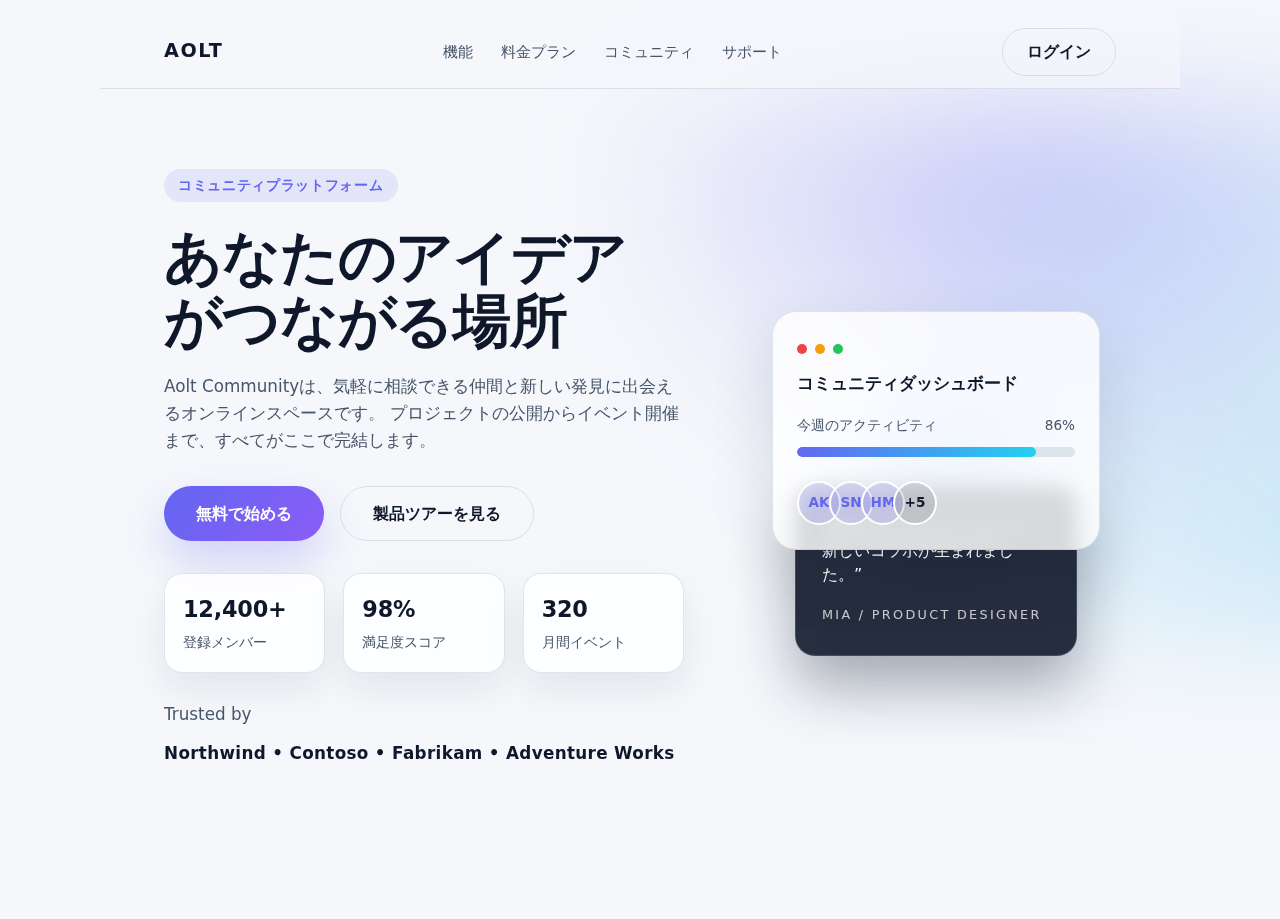
<file: hero-normal/index.html>
<!DOCTYPE html>
<html lang="ja">
<head>
    <meta charset="UTF-8">
    <meta name="viewport" content="width=device-width, initial-scale=1.0">
    <title>Hero Normal</title>
    <link rel="stylesheet" href="style.css">
</head>
<body>
    <div class="hero-bg" aria-hidden="true"></div>
    <header class="site-header">
        <a class="brand" href="#">Aolt</a>
        <nav class="main-nav" aria-label="メインナビゲーション">
            <a href="#">機能</a>
            <a href="#">料金プラン</a>
            <a href="#">コミュニティ</a>
            <a href="#">サポート</a>
        </nav>
        <a class="nav-cta" href="#">ログイン</a>
    </header>
    <main class="hero-normal">
        <div class="hero-content">
            <span class="hero-label">コミュニティプラットフォーム</span>
            <h1>あなたのアイデアがつながる場所</h1>
            <p>
                Aolt Communityは、気軽に相談できる仲間と新しい発見に出会えるオンラインスペースです。
                プロジェクトの公開からイベント開催まで、すべてがここで完結します。
            </p>
            <div class="hero-actions">
                <a href="#" class="hero-btn primary">無料で始める</a>
                <a href="#" class="hero-btn secondary">製品ツアーを見る</a>
            </div>
            <ul class="hero-stats">
                <li>
                    <strong>12,400+</strong>
                    <span>登録メンバー</span>
                </li>
                <li>
                    <strong>98%</strong>
                    <span>満足度スコア</span>
                </li>
                <li>
                    <strong>320</strong>
                    <span>月間イベント</span>
                </li>
            </ul>
            <p class="hero-trust">
                <span>Trusted by</span>
                <span class="trust-logos">Northwind • Contoso • Fabrikam • Adventure Works</span>
            </p>
        </div>
        <div class="hero-visual" aria-hidden="true">
            <div class="hero-bubble bubble-1"></div>
            <div class="hero-bubble bubble-2"></div>
            <div class="hero-card card-primary">
                <div class="card-header">
                    <span class="dot dot-red"></span>
                    <span class="dot dot-yellow"></span>
                    <span class="dot dot-green"></span>
                </div>
                <div class="card-body">
                    <h2>コミュニティダッシュボード</h2>
                    <div class="progress-row">
                        <span>今週のアクティビティ</span>
                        <span>86%</span>
                    </div>
                    <div class="progress-bar">
                        <span style="width: 86%"></span>
                    </div>
                    <div class="avatar-group">
                        <span class="avatar">AK</span>
                        <span class="avatar">SN</span>
                        <span class="avatar">HM</span>
                        <span class="avatar more">+5</span>
                    </div>
                </div>
            </div>
            <div class="hero-card card-secondary">
                <p class="card-quote">“毎日のディスカッションで、新しいコラボが生まれました。”</p>
                <span class="card-author">Mia / Product Designer</span>
            </div>
        </div>
    </main>
</body>
</html>
</file>
<file: hero-normal/style.css>
:root {
    color-scheme: light;
    --base-bg: #f5f7fb;
    --base-text: #0f172a;
    --subtle-text: #475569;
    --primary: #6366f1;
    --primary-dark: #4f46e5;
    --surface: rgba(255, 255, 255, 0.82);
    --border: rgba(148, 163, 184, 0.28);
    --shadow: 0 24px 64px rgba(15, 23, 42, 0.12);
}

* {
    box-sizing: border-box;
}

body {
    margin: 0;
    font-family: "Segoe UI", "Meiryo", system-ui, -apple-system, sans-serif;
    background: var(--base-bg);
    color: var(--base-text);
    line-height: 1.6;
    min-height: 100vh;
}

a {
    color: inherit;
    text-decoration: none;
}

.hero-bg {
    position: fixed;
    inset: auto -20% 30% 40%;
    height: 520px;
    background: radial-gradient(circle at top, rgba(99, 102, 241, 0.35), transparent 60%),
        radial-gradient(circle at bottom right, rgba(14, 165, 233, 0.25), transparent 65%);
    filter: blur(60px);
    pointer-events: none;
    z-index: -1;
}

.site-header {
    display: flex;
    align-items: center;
    justify-content: space-between;
    max-width: 1080px;
    margin: 0 auto;
    padding: 28px 5vw 12px;
    position: sticky;
    top: 0;
    backdrop-filter: blur(18px);
    background: rgba(245, 247, 251, 0.7);
    border-bottom: 1px solid var(--border);
    z-index: 10;
}

.brand {
    font-weight: 700;
    font-size: 1.2rem;
    letter-spacing: 0.08em;
    text-transform: uppercase;
}

.main-nav {
    display: flex;
    gap: 28px;
    font-size: 0.95rem;
}

.main-nav a {
    color: var(--subtle-text);
    transition: color 0.2s;
}

.main-nav a:hover {
    color: var(--base-text);
}

.nav-cta {
    padding: 10px 24px;
    border-radius: 999px;
    border: 1px solid var(--border);
    font-weight: 600;
    transition: border-color 0.2s, background 0.2s;
}

.nav-cta:hover {
    border-color: rgba(99, 102, 241, 0.6);
    background: rgba(99, 102, 241, 0.08);
}

.hero-normal {
    display: flex;
    align-items: center;
    justify-content: space-between;
    gap: 72px;
    max-width: 1080px;
    margin: 0 auto;
    padding: 80px 5vw 120px;
}

.hero-content {
    max-width: 520px;
}

.hero-label {
    display: inline-flex;
    align-items: center;
    gap: 8px;
    padding: 6px 14px;
    font-size: 0.85rem;
    font-weight: 600;
    border-radius: 999px;
    background: rgba(99, 102, 241, 0.12);
    color: var(--primary);
    letter-spacing: 0.05em;
}

.hero-content h1 {
    margin: 24px 0 20px;
    font-size: clamp(2.6rem, 4vw + 1rem, 3.6rem);
    line-height: 1.1;
    letter-spacing: -0.02em;
}

.hero-content p {
    font-size: 1.05rem;
    color: var(--subtle-text);
    margin-bottom: 32px;
}

.hero-actions {
    display: flex;
    gap: 16px;
    flex-wrap: wrap;
    margin-bottom: 32px;
}

.hero-btn {
    display: inline-flex;
    align-items: center;
    justify-content: center;
    padding: 14px 32px;
    border-radius: 999px;
    font-weight: 600;
    font-size: 1rem;
    transition: transform 0.2s, background 0.2s, box-shadow 0.2s;
}

.hero-btn.primary {
    background: linear-gradient(135deg, var(--primary), #8b5cf6);
    color: #fff;
    box-shadow: 0 20px 40px rgba(99, 102, 241, 0.25);
}

.hero-btn.primary:hover {
    transform: translateY(-2px);
    box-shadow: 0 26px 48px rgba(99, 102, 241, 0.32);
}

.hero-btn.secondary {
    background: transparent;
    border: 1px solid var(--border);
    color: var(--base-text);
}

.hero-btn.secondary:hover {
    border-color: rgba(99, 102, 241, 0.45);
    color: var(--primary);
}

.hero-stats {
    display: grid;
    grid-template-columns: repeat(3, minmax(120px, 1fr));
    gap: 18px;
    padding: 0;
    margin: 0 0 28px;
    list-style: none;
}

.hero-stats li {
    padding: 18px;
    border-radius: 18px;
    background: var(--surface);
    border: 1px solid var(--border);
    box-shadow: 0 16px 36px rgba(15, 23, 42, 0.08);
    display: grid;
    gap: 4px;
}

.hero-stats strong {
    font-size: 1.4rem;
    letter-spacing: -0.01em;
}

.hero-stats span {
    font-size: 0.85rem;
    color: var(--subtle-text);
}

.hero-trust {
    font-size: 0.9rem;
    color: var(--subtle-text);
    display: flex;
    gap: 12px;
    align-items: center;
    flex-wrap: wrap;
}

.trust-logos {
    font-weight: 600;
    color: var(--base-text);
    letter-spacing: 0.02em;
}

.hero-visual {
    flex: 1;
    min-width: 320px;
    max-width: 420px;
    position: relative;
    display: grid;
    place-items: center;
    padding: 16px;
}

.hero-bubble {
    position: absolute;
    border-radius: 999px;
    filter: blur(0.5px);
    opacity: 0.7;
}

.bubble-1 {
    width: 240px;
    height: 240px;
    background: radial-gradient(circle, rgba(99, 102, 241, 0.28), transparent 70%);
    top: 12%;
    right: 8%;
}

.bubble-2 {
    width: 280px;
    height: 280px;
    background: radial-gradient(circle, rgba(14, 165, 233, 0.24), transparent 68%);
    bottom: 10%;
    left: 6%;
}

.hero-card {
    width: 100%;
    border-radius: 24px;
    background: var(--surface);
    border: 1px solid var(--border);
    box-shadow: var(--shadow);
    backdrop-filter: blur(10px);
    position: relative;
}

.card-primary {
    padding: 24px;
    z-index: 2;
}

.card-header {
    display: inline-flex;
    gap: 8px;
    margin-bottom: 16px;
}

.dot {
    width: 10px;
    height: 10px;
    border-radius: 999px;
    display: inline-block;
}

.dot-red { background: #ef4444; }
.dot-yellow { background: #f59e0b; }
.dot-green { background: #22c55e; }

.card-body h2 {
    margin: 0 0 18px;
    font-size: 1.05rem;
}

.progress-row {
    display: flex;
    justify-content: space-between;
    font-size: 0.85rem;
    color: var(--subtle-text);
    margin-bottom: 10px;
}

.progress-bar {
    width: 100%;
    height: 10px;
    border-radius: 999px;
    background: rgba(148, 163, 184, 0.25);
    overflow: hidden;
    margin-bottom: 24px;
}

.progress-bar span {
    display: block;
    height: 100%;
    background: linear-gradient(135deg, var(--primary), #22d3ee);
    border-radius: inherit;
}

.avatar-group {
    display: flex;
    align-items: center;
}

.avatar {
    display: inline-flex;
    align-items: center;
    justify-content: center;
    width: 44px;
    height: 44px;
    border-radius: 999px;
    background: rgba(99, 102, 241, 0.18);
    color: var(--primary);
    font-weight: 600;
    border: 2px solid #fff;
    margin-right: -12px;
    font-size: 0.85rem;
}

.avatar.more {
    background: rgba(15, 23, 42, 0.12);
    color: var(--base-text);
}

.card-secondary {
    padding: 28px 26px;
    margin-top: -64px;
    width: 86%;
    background: rgba(15, 23, 42, 0.9);
    color: #fff;
    align-self: flex-end;
    border-radius: 20px;
    box-shadow: 0 30px 60px rgba(15, 23, 42, 0.35);
}

.card-quote {
    margin: 0 0 14px;
    font-size: 1rem;
    line-height: 1.5;
}

.card-author {
    font-size: 0.8rem;
    text-transform: uppercase;
    letter-spacing: 0.18em;
    opacity: 0.75;
}

@media (max-width: 960px) {
    .site-header {
        position: static;
        flex-wrap: wrap;
        gap: 18px;
        justify-content: center;
        background: rgba(245, 247, 251, 0.92);
    }

    .main-nav {
        gap: 18px;
        flex-wrap: wrap;
        justify-content: center;
    }

    .hero-normal {
        flex-direction: column;
        text-align: center;
        gap: 56px;
    }

    .hero-content {
        max-width: 620px;
    }

    .hero-actions {
        justify-content: center;
    }

    .hero-stats {
        grid-template-columns: repeat(auto-fit, minmax(140px, 1fr));
    }

    .hero-trust {
        justify-content: center;
    }

    .hero-visual {
        max-width: 520px;
    }
}

@media (max-width: 620px) {
    .site-header {
        padding: 20px 24px 6px;
    }

    .main-nav, .nav-cta {
        width: 100%;
        justify-content: center;
    }

    .hero-normal {
        padding: 64px 24px 96px;
    }

    .hero-btn {
        flex: 1 1 100%;
    }

    .hero-stats {
        gap: 12px;
    }
}
</file>
